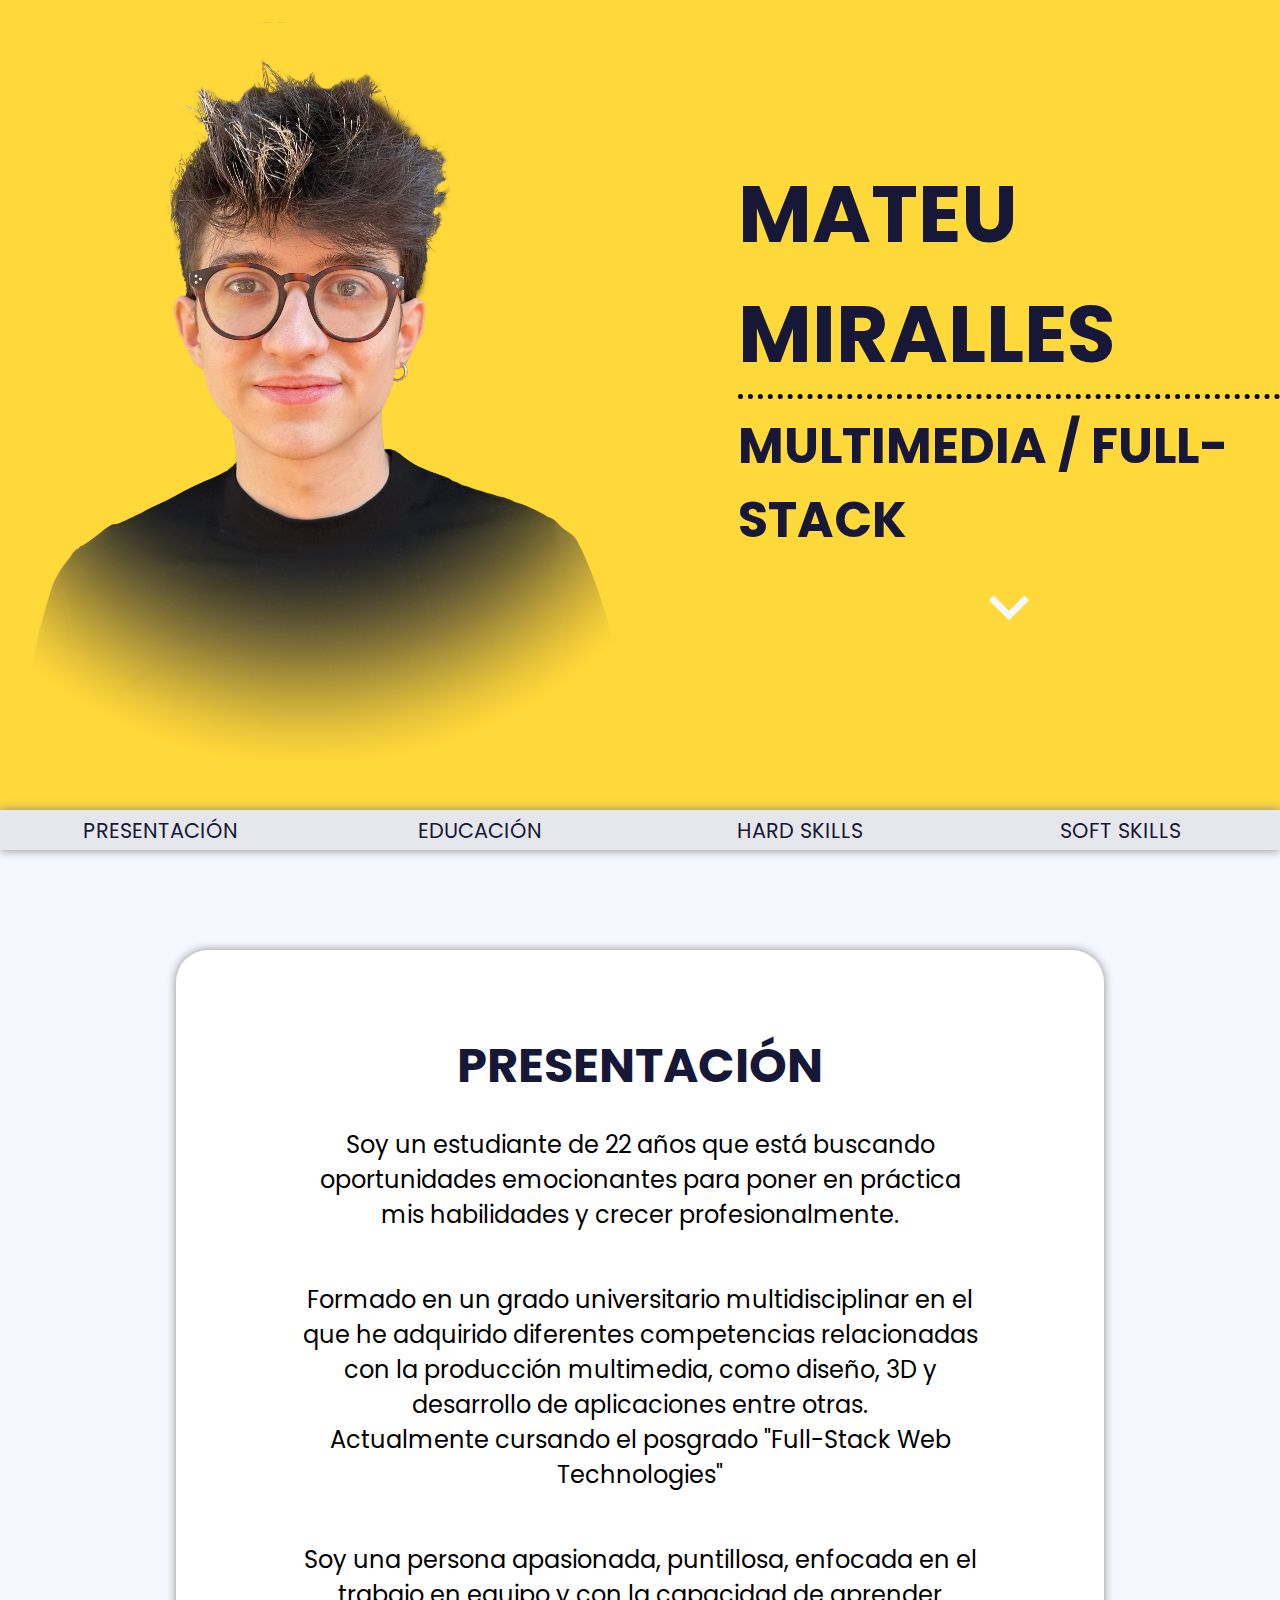
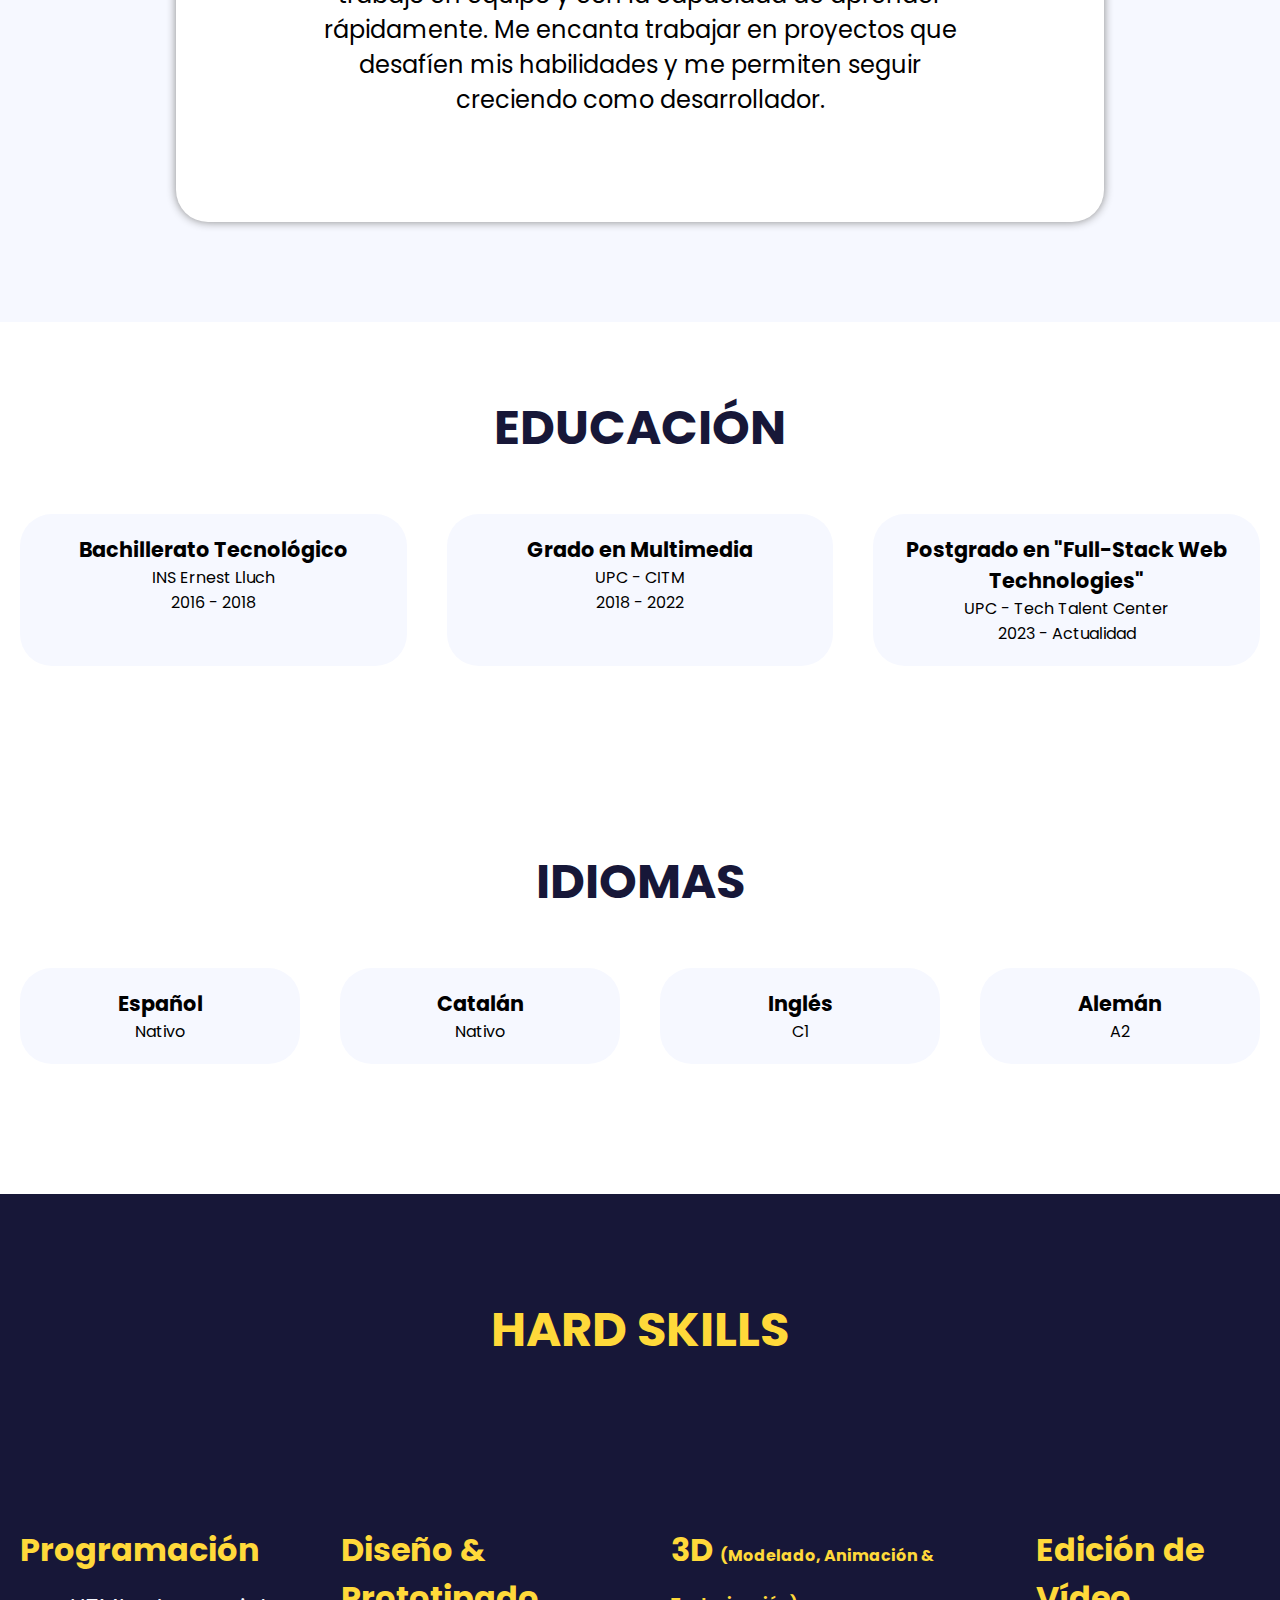
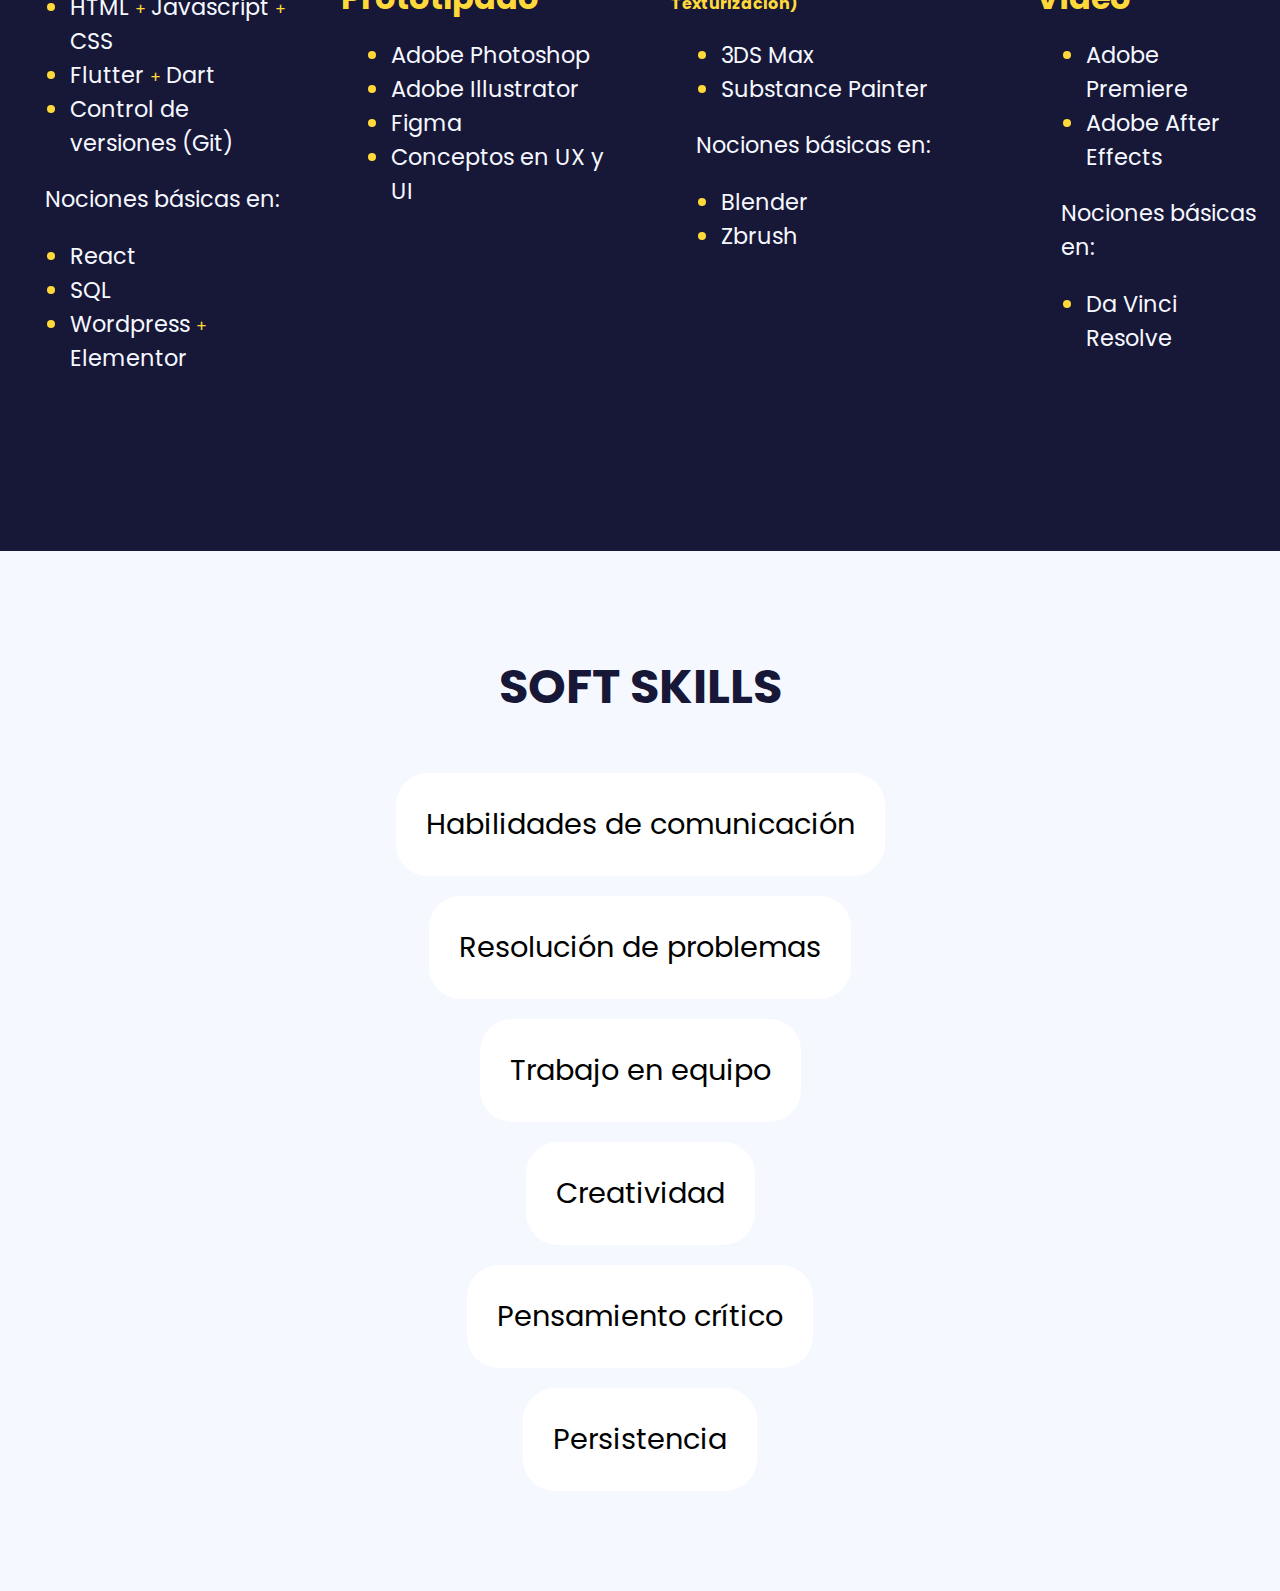
<file: index.html>
<!DOCTYPE html>
<html lang="en">
  <head>
    <meta charset="UTF-8" />
    <meta http-equiv="X-UA-Compatible" content="IE=edge" />
    <meta name="viewport" content="width=device-width, initial-scale=1.0" />
    <title>P1 HTML - Mateu Miralles</title>

    <link rel="stylesheet" href="style.css" />
    <link
      rel="stylesheet"
      href="https://fonts.googleapis.com/icon?family=Material+Icons"
    />
  </head>
  <body>
    <div>
      <div id="portrait">
        <div>
          <img src="assets/Portrait-Mateu.jpg" />
        </div>
        <div>
          <div>
            <h1>MATEU MIRALLES</h1>
            <div class="hr"></div>
            <h2>MULTIMEDIA <span>/</span> FULL-STACK</h2>
            <a id="scroll-arrow" href="#navigator"
              ><div>
                <i class="material-icons">expand_more</i>
              </div>
            </a>
          </div>
        </div>
      </div>

      <div id="navigator">
        <div>
          <a href="#presentation"><div>PRESENTACIÓN</div></a>
          <a href="#education"><div>EDUCACIÓN</div></a>
          <a href="#hard-skills"><div>HARD SKILLS</div></a>
          <a href="#soft-skills"><div>SOFT SKILLS</div></a>
        </div>
      </div>

      <div id="presentation">
        <div>
          <h3>PRESENTACIÓN</h3>

          <p>
            Soy un estudiante de 22 años que está buscando oportunidades
            emocionantes para poner en práctica mis habilidades y crecer
            profesionalmente.
          </p>
          <p>
            Formado en un grado universitario multidisciplinar en el que he
            adquirido diferentes competencias relacionadas con la producción
            multimedia, como diseño, 3D y desarrollo de aplicaciones entre
            otras.<br />
            Actualmente cursando el posgrado "Full-Stack Web Technologies"
          </p>

          <p>
            Soy una persona apasionada, puntillosa, enfocada en el trabajo en
            equipo y con la capacidad de aprender rápidamente. Me encanta
            trabajar en proyectos que desafíen mis habilidades y me permiten
            seguir creciendo como desarrollador.
          </p>
        </div>
      </div>

      <div id="education">
        <div>
          <h3>EDUCACIÓN</h3>
          <div class="edu-cards">
            <div>
              <h4>Bachillerato Tecnológico</h4>
              <span>INS Ernest Lluch</span><br /><span>2016 - 2018</span>
            </div>
            <div>
              <h4>Grado en Multimedia</h4>
              <span>UPC - CITM</span><br /><span>2018 - 2022</span>
            </div>

            <div>
              <h4>Postgrado en "Full-Stack Web Technologies"</h4>
              <span>UPC - Tech Talent Center</span><br /><span
                >2023 - Actualidad</span
              >
            </div>
          </div>
        </div>
        <div>
          <h3>IDIOMAS</h3>
          <div class="edu-cards">
            <div>
              <h4>Español</h4>
              <span>Nativo</span>
            </div>

            <div>
              <h4>Catalán</h4>
              <span>Nativo</span>
            </div>

            <div>
              <h4>Inglés</h4>
              <span>C1</span>
            </div>

            <div>
              <h4>Alemán</h4>
              <span>A2</span>
            </div>
          </div>
        </div>
      </div>

      <div id="hard-skills">
        <h3>HARD SKILLS</h3>
        <div>
          <div>
            <h4>Programación</h4>
            <div>
              <div>
                <ul>
                  <li>HTML <span>+</span> Javascript <span>+</span> CSS</li>
                  <li>Flutter <span>+</span> Dart</li>
                  <li>Control de versiones (Git)</li>
                </ul>
              </div>
              <p>Nociones básicas en:</p>
              <ul>
                <li>React</li>
                <li>SQL</li>
                <li>Wordpress <span>+</span> Elementor</li>
              </ul>
            </div>
          </div>

          <div>
            <h4>Diseño & Prototipado</h4>
            <div>
              <div>
                <ul>
                  <li>Adobe Photoshop</li>
                  <li>Adobe Illustrator</li>
                  <li>Figma</li>
                  <li>Conceptos en UX y UI</li>
                </ul>
              </div>
            </div>
          </div>
          <div>
            <h4>3D <span>(Modelado, Animación & Texturización)</span></h4>
            <div>
              <ul>
                <li>3DS Max</li>
                <li>Substance Painter</li>
              </ul>
              <p>Nociones básicas en:</p>
              <ul>
                <li>Blender</li>
                <li>Zbrush</li>
              </ul>
            </div>
          </div>
          <div>
            <h4>Edición de Vídeo</h4>
            <div>
              <div>
                <ul>
                  <li>Adobe Premiere</li>
                  <li>Adobe After Effects</li>
                </ul>
                <p>Nociones básicas en:</p>
                <ul>
                  <li>Da Vinci Resolve</li>
                </ul>
              </div>
            </div>
          </div>
        </div>
      </div>
      <div id="soft-skills">
        <h3>SOFT SKILLS</h3>
        
          
            <div>Habilidades de comunicación</div>
            <div>Resolución de problemas</div>
            <div>Trabajo en equipo</div>
          
          
            <div>Creatividad</div>
            <div>Pensamiento crítico</div>
            <div>Persistencia</div>
          
        </div>
      </div>
    </div>
  </body>
</html>
</file>
<file: style.css>
/* -------------- General Settings ---------------- */

@import url("https://fonts.googleapis.com/css2?family=Poppins&display=swap");

@import url("https://css.gg/css");

:root {
  --primary-yellow: #ffd93a;
  --secondary-blue: #171738;
  --aux-blue: #1f1f48;
  --background-color: #f6f8ff;
  --aux-gray: #e6e7ed;
  --gen-shadow: 0 0 10px #888;
}

html {
  scroll-behavior: smooth;
}
body {
  margin: 0;
  background-color: var(--background-color);
  font-family: "Poppins", sans-serif;
  overflow-x: hidden;
}
body > div {
  display: flex;
  flex-direction: column;
  min-height: 100vh;
}

h3 {
  color: var(--secondary-blue);
  font-size: 3rem;
  margin: 0;
}

/* -------------- Portait ---------------- */
#portrait {
  background-color: var(--primary-yellow);
  display: flex;
  flex-direction: row;
  justify-content: center;
  height: 90vh;
  width: 100%;
}

#portrait > div > img {
  height: 100%;
  width: auto;
}

#portrait > div > div {
  height: 100%;
  display: flex;
  flex-direction: column;
  align-items: center;
  justify-content: center;
  padding-left: 100px;
}

#portrait h1 {
  margin: 0;
  font-size: 5rem;
  color: var(--secondary-blue);
}
#portrait h2 {
  margin: 0;
  font-size: 3.1rem;
  color: var(--secondary-blue);
}

.hr {
  width: 100%;
  border-top: 5px black dotted;
  margin-bottom: 10px;
}

#portrait a > div {
  height: 100px;
  width: 100px;
  display: flex;
  justify-content: center;
  align-items: center;
}

#portrait a {
  text-decoration: none;
}
#portrait a i {
  font-size: 5rem;
  color: var(--background-color);
  transition: all 0.5s ease;
}

#portrait a:hover i {
  text-decoration: none;
  color: var(--secondary-blue);
  font-size: 10rem;
}

/* -------------- Navigator ---------------- */
#navigator {
  width: 100%;

  background-color: var(--primary-yellow);

  position: sticky;
  top: 0px;
}

#navigator > div {
  display: flex;
  flex-direction: row;
  box-shadow: var(--gen-shadow);
}

#navigator > div > a {
  flex: 1;
  height: 40px;
  background-color: var(--aux-gray);
  font-size: 1.3rem;

  transition: all 0.5s ease;
  display: flex;
  align-items: center;
  justify-content: center;
}

#navigator > div > a:hover {
  flex: 2;
  background-color: var(--secondary-blue);
}
#navigator > div > a:hover {
  font-weight: bold;
  color: var(--primary-yellow);
}

#navigator a {
  color: var(--secondary-blue);
  text-decoration: none;
}

/* -------------- Presentation ---------------- */
#presentation {
  display: flex;
  flex-direction: column;
  align-items: center;
  justify-content: center;
  width: 100%;
  font-size: 1.5rem;
}

#presentation > div {
  width: 60%;
  margin: 100px 0px;
  padding: 80px;
  background-color: white;
  box-shadow: var(--gen-shadow);
  display: flex;
  flex-direction: column;
  align-items: center;
  border-radius: 2rem;
  transition: all 0.7s ease;
}

#presentation > div:hover {
  width: 65%;
  padding: 100px 160px;
  background-color: var(--secondary-blue);
  text-transform: uppercase;
}

#presentation > div:hover h3 {
  color: var(--primary-yellow);
}

#presentation > div:hover p {
  color: var(--background-color);
}

#presentation > div p {
  margin: 25px 45px;
  text-align: center;
}

/* -------------- Educación ---------------- */

#education {
  padding-top: 20px;
  width: 100%;
  background-color: white;

  display: flex;
  flex-direction: column;
  align-items: center;
}

#education h3 {
  margin-top: 50px;
  color: var(--secondary-blue);
}

#education > div {
  width: 100%;
  margin-bottom: 80px;
  text-align: center;
}

#education .edu-cards {
  display: flex;
  flex-direction: row;
  justify-content: space-evenly;
  margin: 50px 0;
}

#education .edu-cards > div {
  background-color: var(--background-color);
  padding: 20px;
  margin: 0 20px;
  border-radius: 2rem;
  flex: 2;
  transition: all 0.3s ease;
}

#education .edu-cards > div:hover {
  background-color: var(--secondary-blue);
  color: var(--background-color);
  flex: 3;
}

#education .edu-cards > div:hover > h4 {
  color: var(--primary-yellow);
}

#education h4 {
  font-size: 1.3rem;
  margin: 0;
}

/* -------------- HARD SKILLS ---------------- */

#hard-skills {
  background-color: var(--secondary-blue);
  width: 100%;
  padding-bottom: 140px;

  display: flex;
  flex-direction: column;
  align-items: center;
}

#hard-skills h3 {
  color: var(--primary-yellow);
  margin-top: 100px;
  margin-bottom: 140px;
}

#hard-skills > div {
  display: flex;
  flex-direction: row;
  width: 100%;
  justify-content: space-evenly;
}

#hard-skills > div > div {
  padding: 20px;
  border-radius: 2rem;
  transition: all 0.5s ease;
}
#hard-skills > div > div:hover {
  background-color: var(--aux-blue);
  font-size: 2rem;
}

#hard-skills div > h4 {
  font-size: 2rem;
  color: var(--primary-yellow);
  margin: 0;
}

#hard-skills > div > div > div {
  padding-left: 10px;
}

#hard-skills > div li::marker {
  color: var(--primary-yellow);
}
#hard-skills > div li,
#hard-skills > div p {
  color: var(--background-color);
  font-size: 1.4rem;
}

#hard-skills > div p {
  padding-left: 15px;
}

#hard-skills span {
  color: var(--primary-yellow);
  font-size: 1rem;
}

/* -------------- SOFT-SKILLS ---------------- */

#soft-skills {
  background-color: var(--background-color);
  width: 100%;

  padding-top: 100px;
  padding-bottom: 100px;

  display: flex;
  flex-direction: column;
  align-items: center;
}

#soft-skills h3 {
  margin-bottom: 30px;
}

#soft-skills > div {
  background-color: white;
  margin-top: 20px;
  padding: 30px;
  border-radius: 2rem;
  font-size: 1.8rem;
  transition: all 0.7s ease;
}

#soft-skills > div:hover {
  background-color: var(--primary-yellow);
  font-size: 2rem;
  width: 100%;
  border-radius: 0;
  padding-left: 0;
  padding-right: 0;
  font-weight: bold;
  text-align: center;
  color: var(--secondary-blue);
}
</file>
